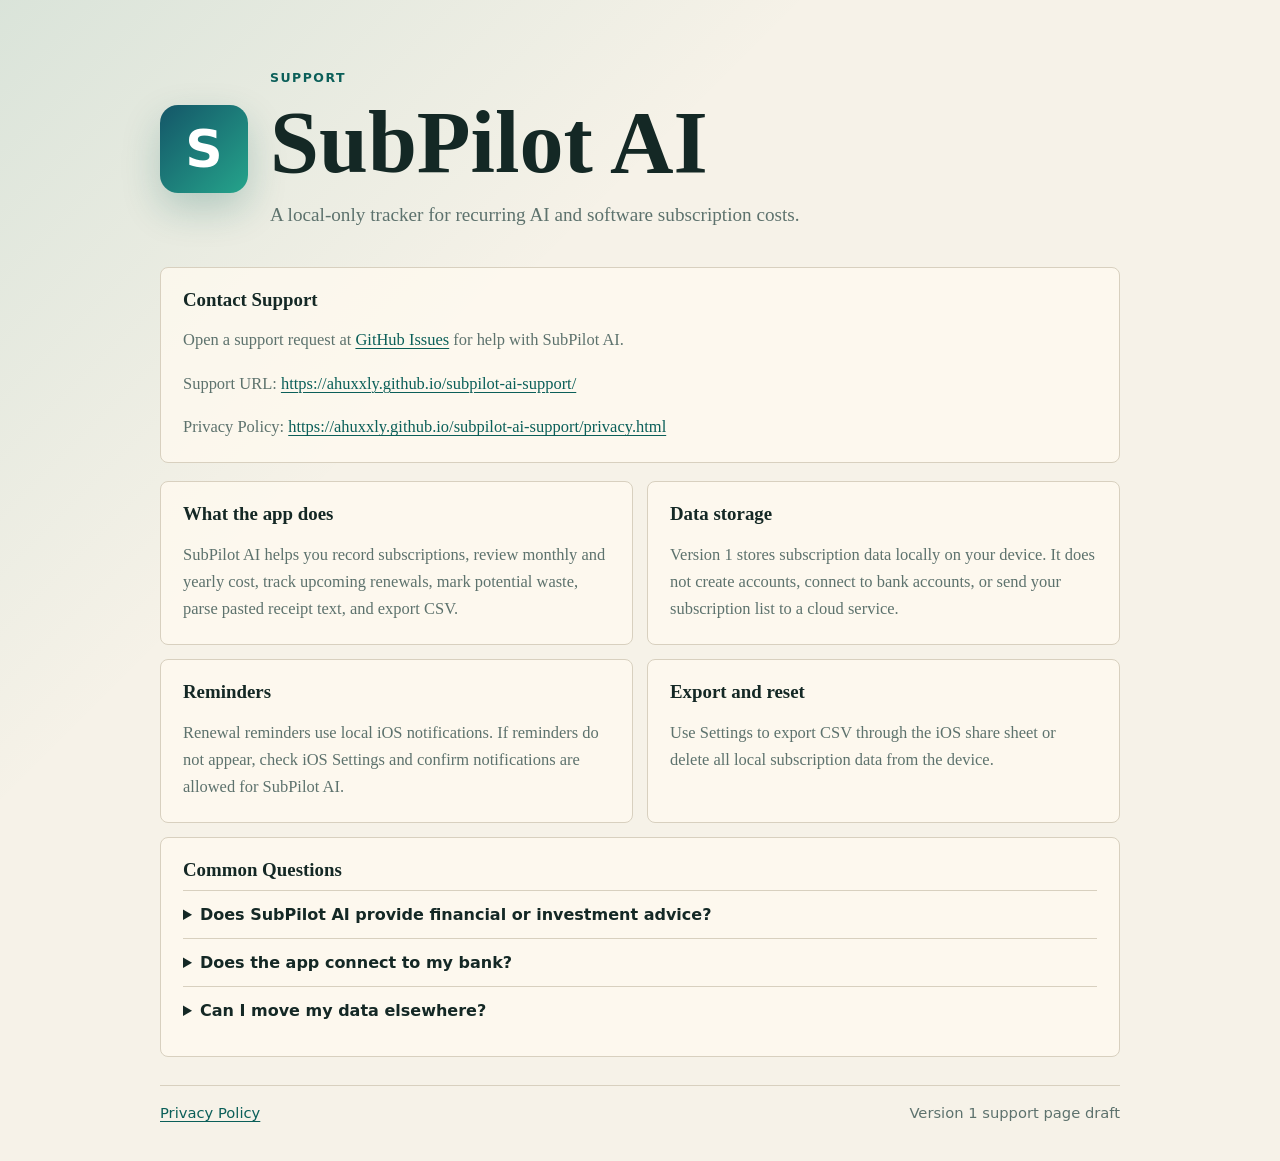
<file: support-site/index.html>
<!doctype html>
<html lang="en">
  <head>
    <meta charset="utf-8">
    <meta name="viewport" content="width=device-width, initial-scale=1">
    <title>SubPilot AI Support</title>
    <meta name="description" content="Support information for SubPilot AI, a local-only AI and software subscription cost tracker.">
    <link rel="stylesheet" href="styles.css">
  </head>
  <body>
    <main class="shell">
      <header class="masthead">
        <div class="mark" aria-hidden="true">S</div>
        <div>
          <p class="eyebrow">Support</p>
          <h1>SubPilot AI</h1>
          <p class="lede">A local-only tracker for recurring AI and software subscription costs.</p>
        </div>
      </header>

      <!-- app-store-contact:start -->
      <section class="contact" aria-label="Contact support">
        <h2>Contact Support</h2>
        <p>Open a support request at <a href="https://github.com/ahuxxly/subpilot-ai-support/issues/new?template=support.yml">GitHub Issues</a> for help with SubPilot AI.</p>
        <p>Support URL: <a href="https://ahuxxly.github.io/subpilot-ai-support/">https://ahuxxly.github.io/subpilot-ai-support/</a></p>
        <p>Privacy Policy: <a href="https://ahuxxly.github.io/subpilot-ai-support/privacy.html">https://ahuxxly.github.io/subpilot-ai-support/privacy.html</a></p>
      </section>
      <!-- app-store-contact:end -->

      <section class="grid" aria-label="Support topics">
        <article>
          <h2>What the app does</h2>
          <p>SubPilot AI helps you record subscriptions, review monthly and yearly cost, track upcoming renewals, mark potential waste, parse pasted receipt text, and export CSV.</p>
        </article>

        <article>
          <h2>Data storage</h2>
          <p>Version 1 stores subscription data locally on your device. It does not create accounts, connect to bank accounts, or send your subscription list to a cloud service.</p>
        </article>

        <article>
          <h2>Reminders</h2>
          <p>Renewal reminders use local iOS notifications. If reminders do not appear, check iOS Settings and confirm notifications are allowed for SubPilot AI.</p>
        </article>

        <article>
          <h2>Export and reset</h2>
          <p>Use Settings to export CSV through the iOS share sheet or delete all local subscription data from the device.</p>
        </article>
      </section>

      <section class="faq">
        <h2>Common Questions</h2>
        <details>
          <summary>Does SubPilot AI provide financial or investment advice?</summary>
          <p>No. It is a productivity utility for organizing recurring subscription costs.</p>
        </details>
        <details>
          <summary>Does the app connect to my bank?</summary>
          <p>No. Version 1 uses manual entry and pasted text parsing only.</p>
        </details>
        <details>
          <summary>Can I move my data elsewhere?</summary>
          <p>Yes. Export CSV from Settings and save or share it using the iOS share sheet.</p>
        </details>
      </section>

      <footer>
        <a href="privacy.html">Privacy Policy</a>
        <span>Version 1 support page draft</span>
      </footer>
    </main>
  </body>
</html>
</file>
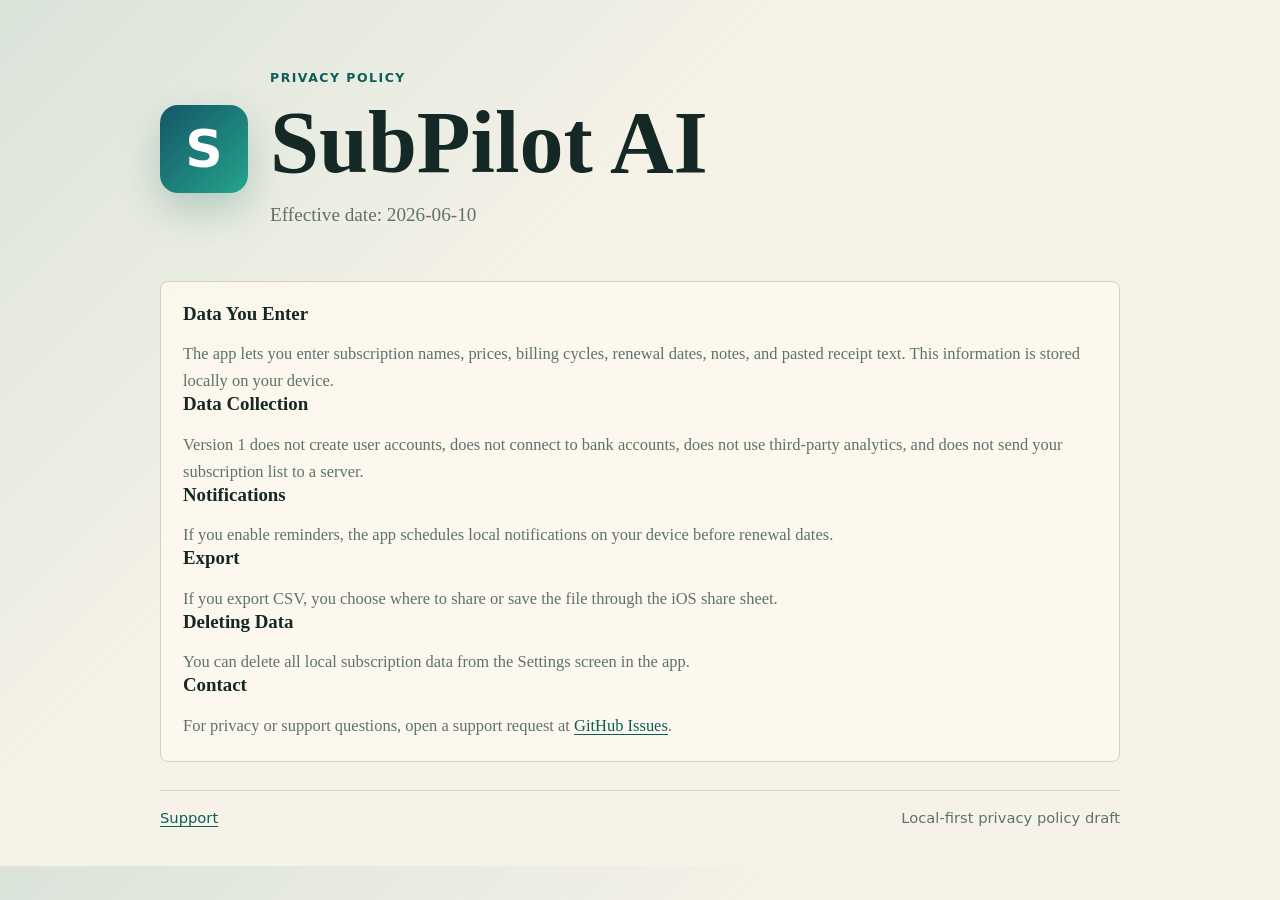
<file: support-site/privacy.html>
<!doctype html>
<html lang="en">
  <head>
    <meta charset="utf-8">
    <meta name="viewport" content="width=device-width, initial-scale=1">
    <title>SubPilot AI Privacy Policy</title>
    <meta name="description" content="Privacy policy for SubPilot AI.">
    <link rel="stylesheet" href="styles.css">
  </head>
  <body>
    <main class="shell">
      <header class="masthead">
        <div class="mark" aria-hidden="true">S</div>
        <div>
          <p class="eyebrow">Privacy Policy</p>
          <h1>SubPilot AI</h1>
          <p class="lede">Effective date: 2026-06-10</p>
        </div>
      </header>

      <section class="policy">
        <h2>Data You Enter</h2>
        <p>The app lets you enter subscription names, prices, billing cycles, renewal dates, notes, and pasted receipt text. This information is stored locally on your device.</p>

        <h2>Data Collection</h2>
        <p>Version 1 does not create user accounts, does not connect to bank accounts, does not use third-party analytics, and does not send your subscription list to a server.</p>

        <h2>Notifications</h2>
        <p>If you enable reminders, the app schedules local notifications on your device before renewal dates.</p>

        <h2>Export</h2>
        <p>If you export CSV, you choose where to share or save the file through the iOS share sheet.</p>

        <h2>Deleting Data</h2>
        <p>You can delete all local subscription data from the Settings screen in the app.</p>

        <h2>Contact</h2>
      <!-- app-store-contact:start -->
        <p>For privacy or support questions, open a support request at <a href="https://github.com/ahuxxly/subpilot-ai-support/issues/new?template=support.yml">GitHub Issues</a>.</p>
      <!-- app-store-contact:end -->
      </section>

      <footer>
        <a href="index.html">Support</a>
        <span>Local-first privacy policy draft</span>
      </footer>
    </main>
  </body>
</html>
</file>
<file: support-site/styles.css>
:root {
  color-scheme: light;
  --ink: #142825;
  --muted: #5d726d;
  --paper: #f6f2e8;
  --panel: #fffaf0;
  --line: #d8d0bf;
  --accent: #0f7c70;
  --accent-strong: #0b5f59;
  --warning-bg: #fff3c4;
  --warning-ink: #5b4300;
}

* {
  box-sizing: border-box;
}

body {
  margin: 0;
  background:
    linear-gradient(135deg, rgba(15, 124, 112, 0.12), transparent 36rem),
    var(--paper);
  color: var(--ink);
  font-family: ui-serif, Georgia, Cambria, "Times New Roman", serif;
}

a {
  color: var(--accent-strong);
  text-decoration-thickness: 0.08em;
  text-underline-offset: 0.18em;
}

.shell {
  width: min(960px, calc(100vw - 32px));
  margin: 0 auto;
  padding: 40px 0;
}

.masthead {
  display: grid;
  grid-template-columns: 88px 1fr;
  gap: 22px;
  align-items: center;
  padding: 28px 0 36px;
}

.mark {
  width: 88px;
  height: 88px;
  display: grid;
  place-items: center;
  border-radius: 18px;
  background: linear-gradient(135deg, #145668, #25a48b);
  color: white;
  font-family: ui-sans-serif, system-ui, sans-serif;
  font-size: 52px;
  font-weight: 800;
  box-shadow: 0 16px 38px rgba(11, 95, 89, 0.24);
}

.eyebrow {
  margin: 0 0 8px;
  color: var(--accent-strong);
  font-family: ui-sans-serif, system-ui, sans-serif;
  font-size: 0.78rem;
  font-weight: 800;
  letter-spacing: 0.12em;
  text-transform: uppercase;
}

h1,
h2 {
  margin: 0;
  line-height: 1.05;
}

h1 {
  font-size: clamp(2.5rem, 7vw, 5.5rem);
}

h2 {
  font-size: 1.18rem;
}

p {
  color: var(--muted);
  font-size: 1.03rem;
  line-height: 1.65;
}

.lede {
  max-width: 640px;
  margin: 10px 0 0;
  font-size: 1.2rem;
}

.notice,
.contact,
article,
.faq,
.policy {
  border: 1px solid var(--line);
  border-radius: 8px;
  background: rgba(255, 250, 240, 0.78);
}

.notice {
  margin-bottom: 18px;
  padding: 18px 20px;
  background: var(--warning-bg);
}

.notice h2,
.notice p {
  color: var(--warning-ink);
}

.grid {
  display: grid;
  grid-template-columns: repeat(2, minmax(0, 1fr));
  gap: 14px;
}

article,
.contact,
.faq,
.policy {
  padding: 22px;
}

article p,
.contact p,
.policy p {
  margin-bottom: 0;
}

.contact {
  margin-bottom: 18px;
}

.faq,
.policy {
  margin-top: 14px;
}

details {
  border-top: 1px solid var(--line);
  padding: 14px 0;
}

details:first-of-type {
  margin-top: 10px;
}

summary {
  cursor: pointer;
  font-family: ui-sans-serif, system-ui, sans-serif;
  font-weight: 760;
}

footer {
  display: flex;
  justify-content: space-between;
  gap: 16px;
  margin-top: 28px;
  padding-top: 18px;
  border-top: 1px solid var(--line);
  color: var(--muted);
  font-family: ui-sans-serif, system-ui, sans-serif;
  font-size: 0.92rem;
}

@media (max-width: 700px) {
  .shell {
    width: min(100vw - 24px, 960px);
    padding: 20px 0;
  }

  .masthead {
    grid-template-columns: 64px 1fr;
    gap: 16px;
  }

  .mark {
    width: 64px;
    height: 64px;
    border-radius: 14px;
    font-size: 38px;
  }

  .grid {
    grid-template-columns: 1fr;
  }

  footer {
    display: grid;
  }
}
</file>
